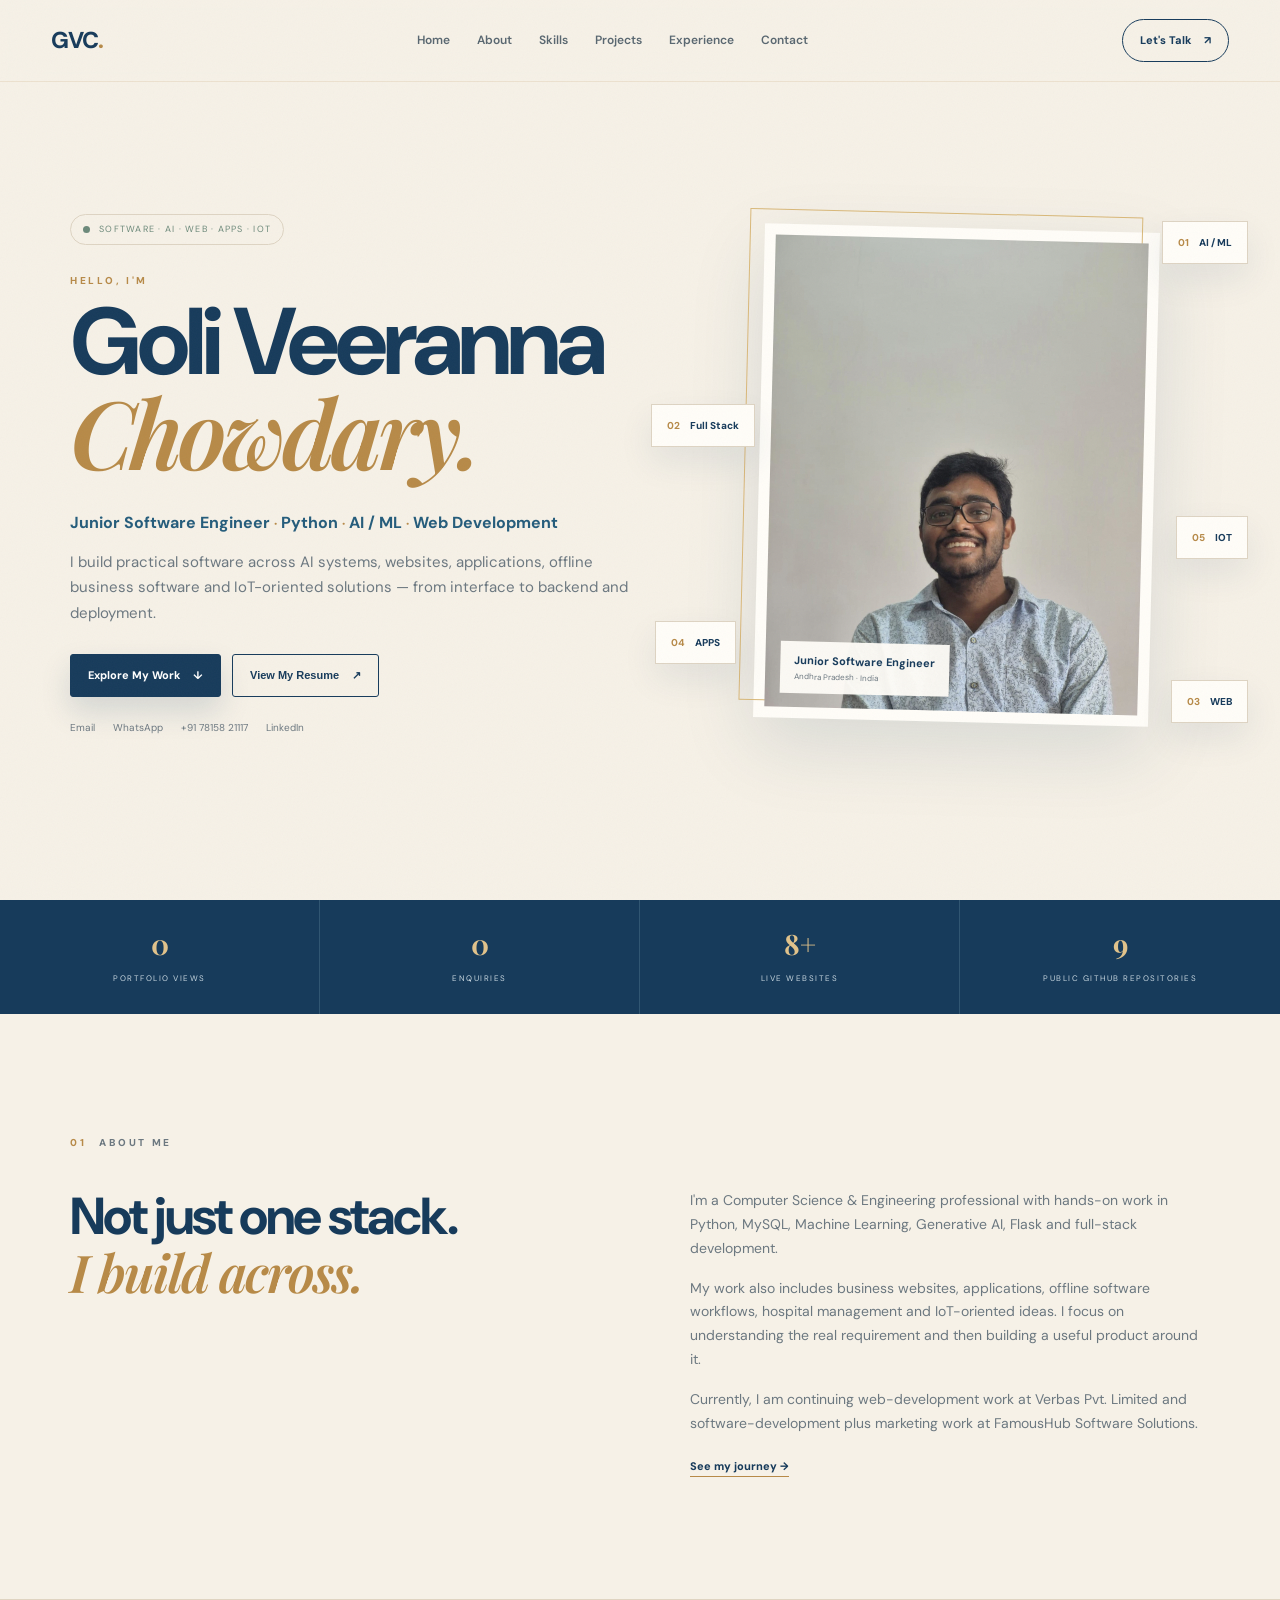
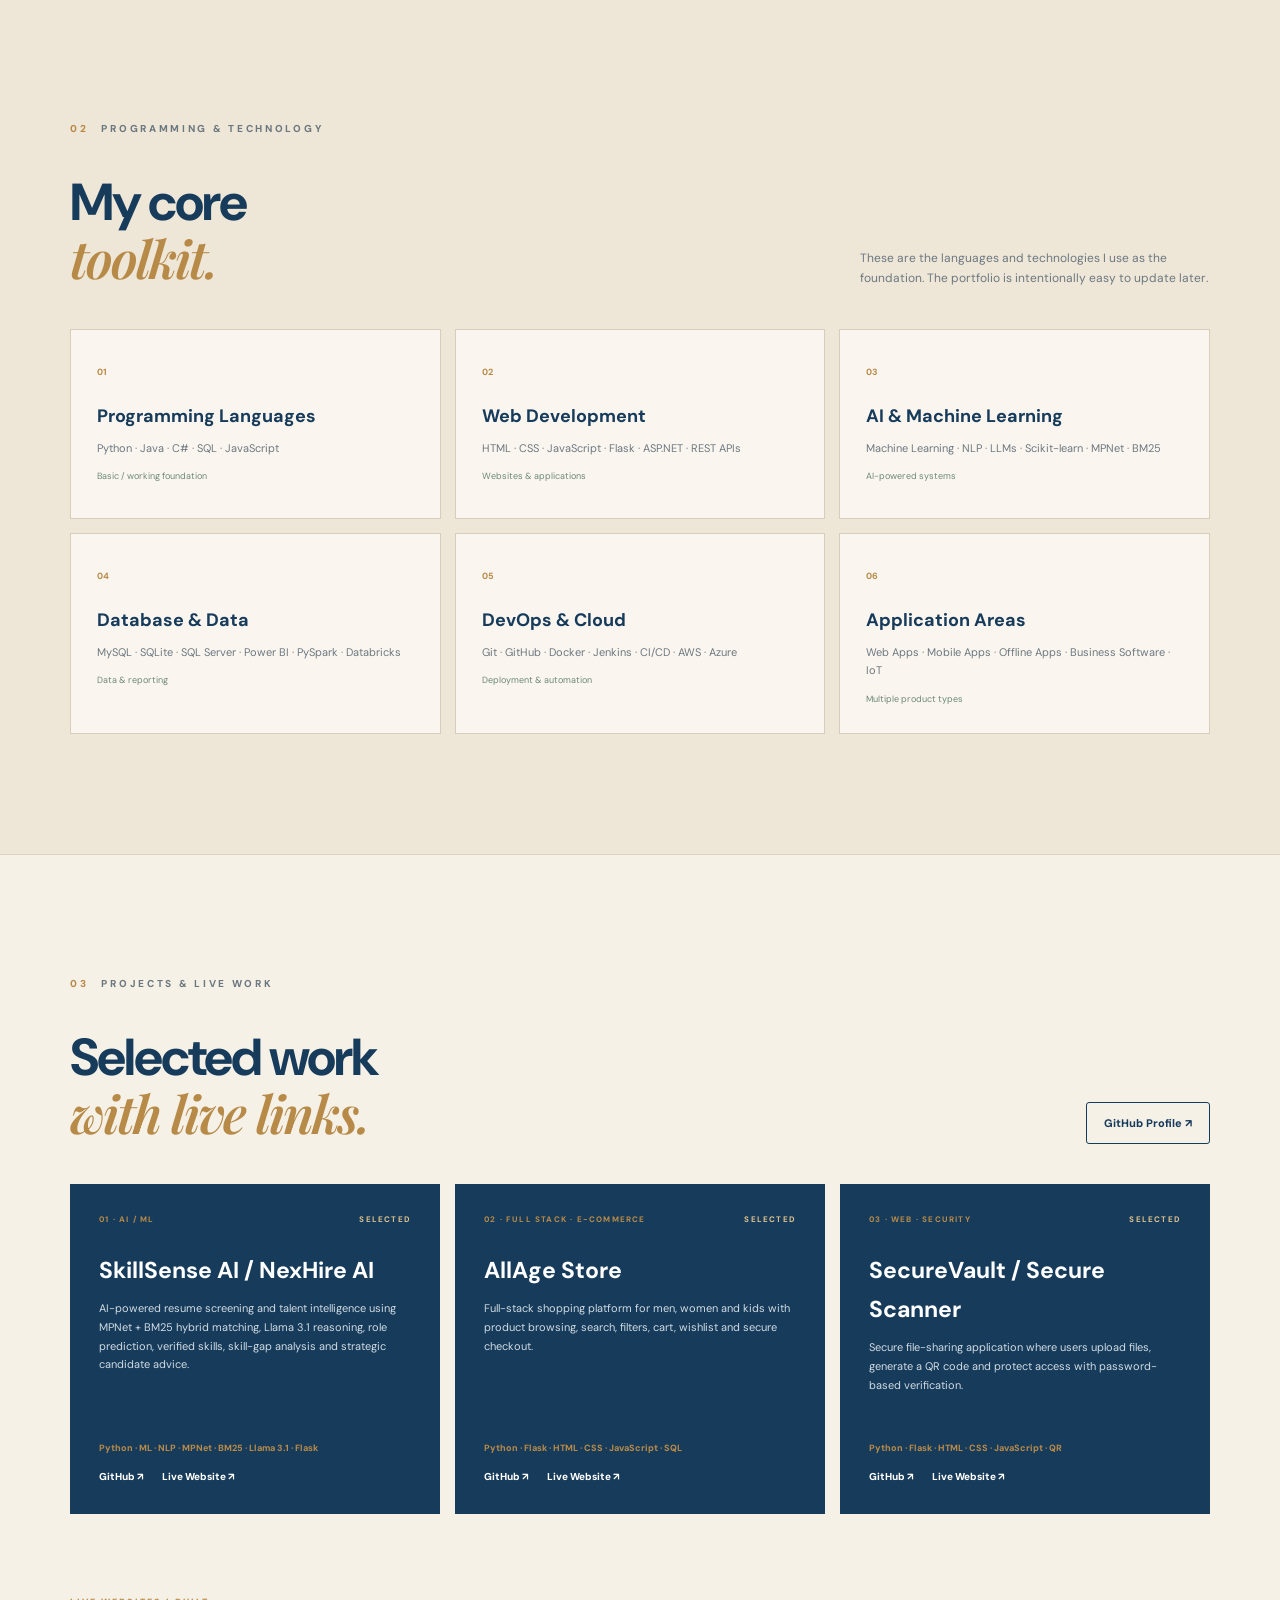
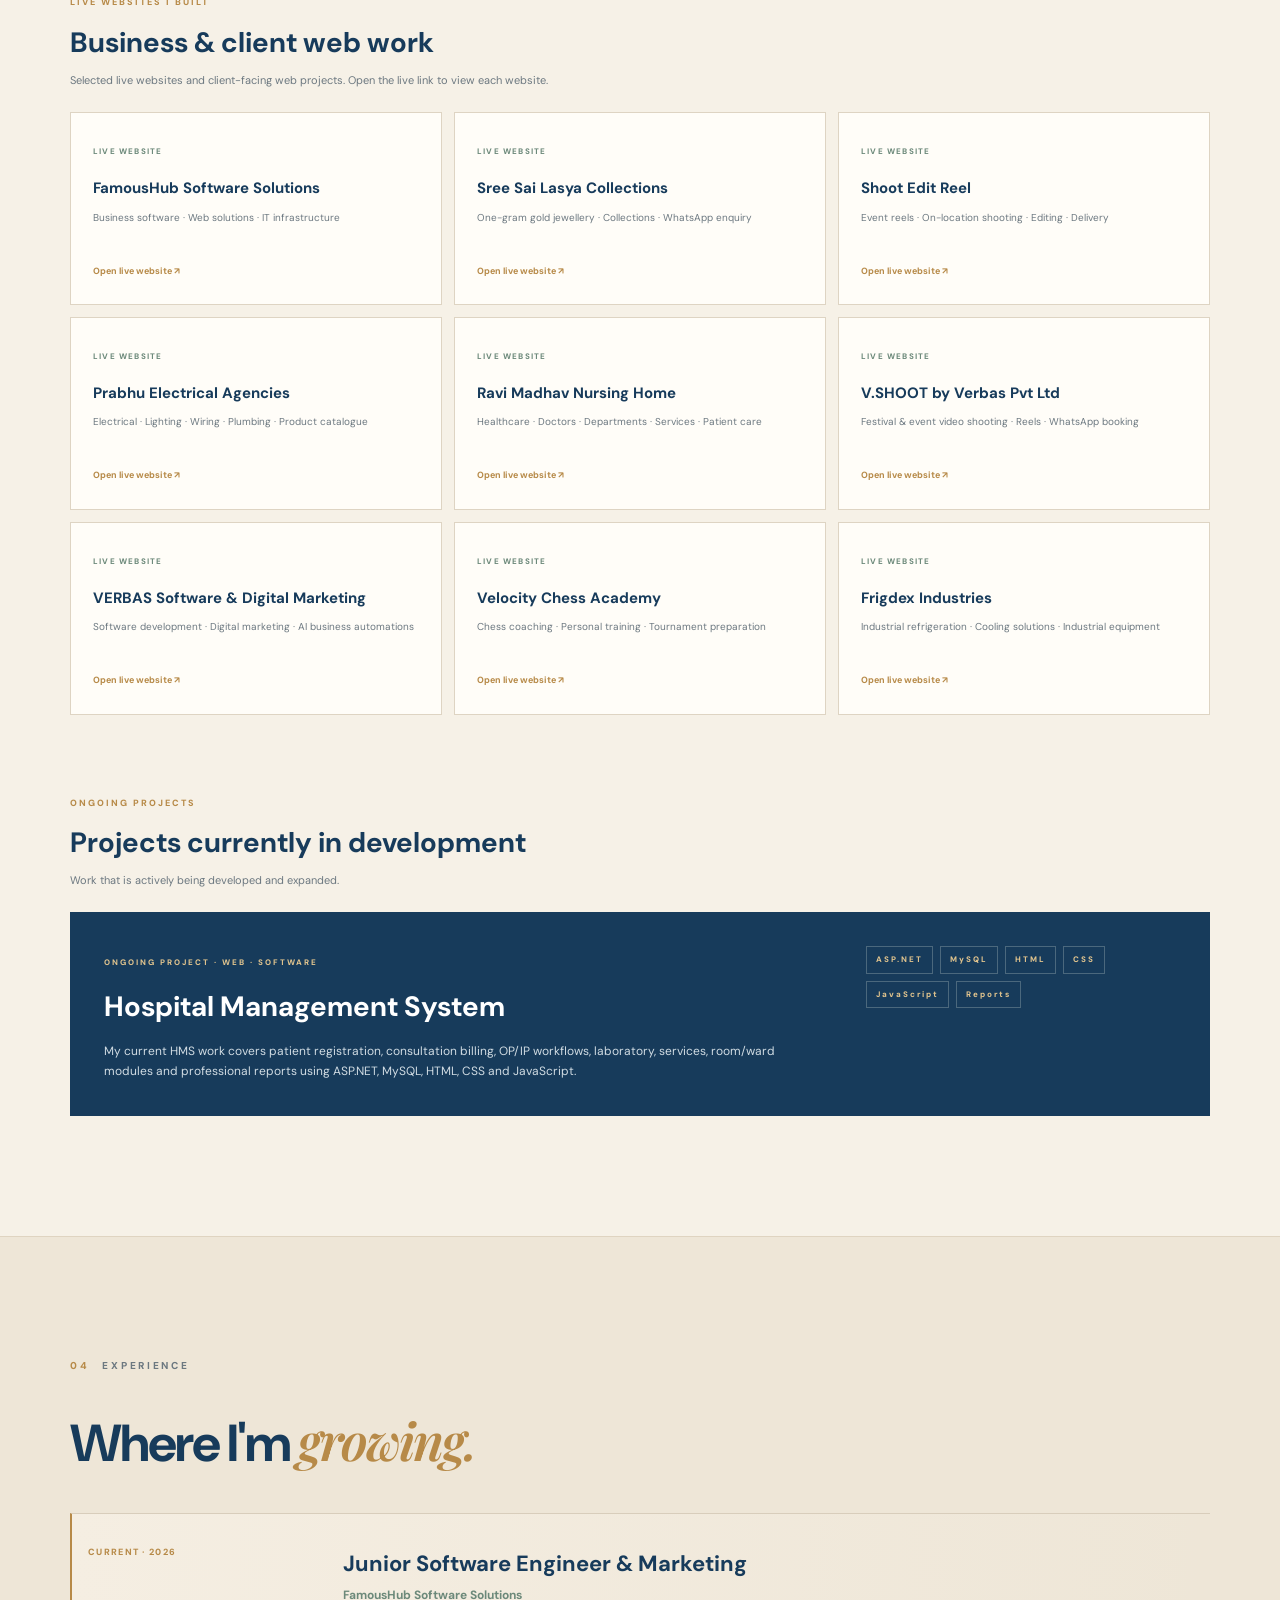
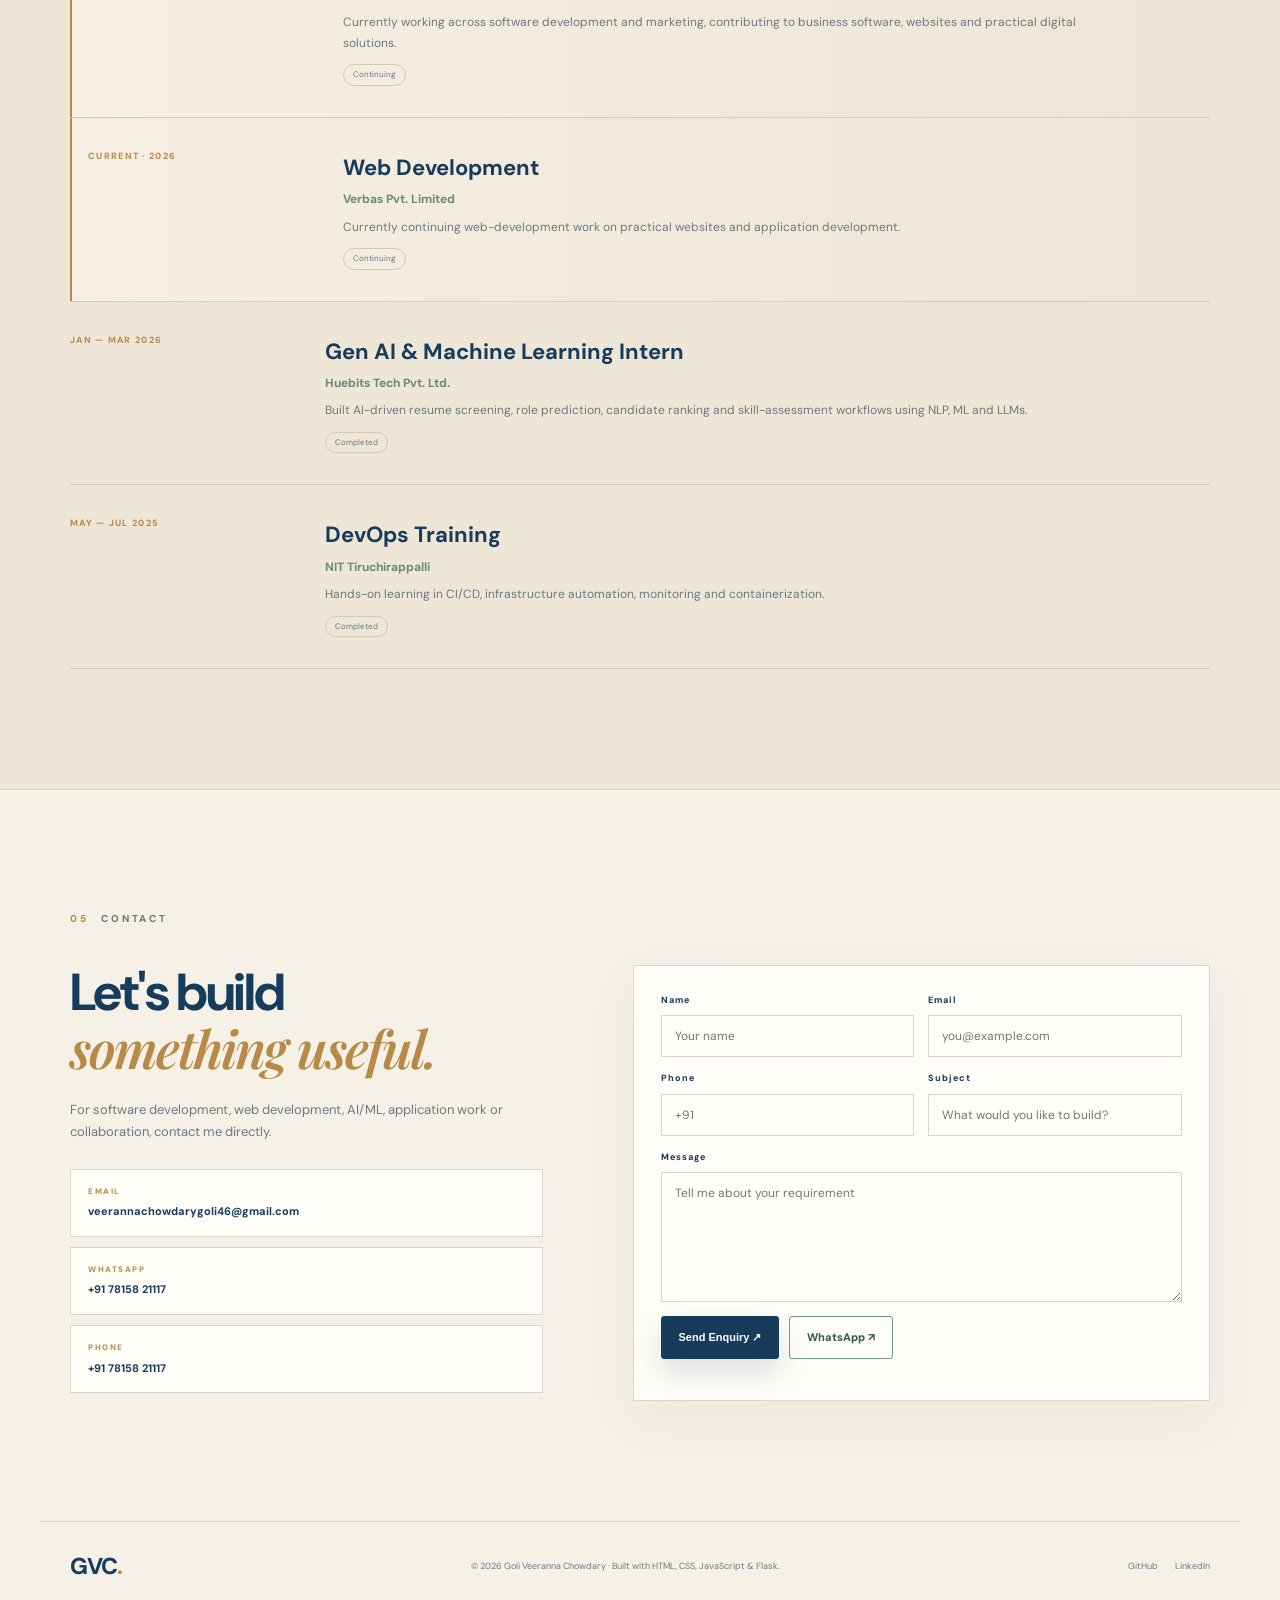
<file: index.html>
<!doctype html>
<html lang="en">
<head>
<meta charset="utf-8">
<meta name="viewport" content="width=device-width,initial-scale=1">
<title>Goli Veeranna Chowdary | Junior Software Engineer | Python, AI/ML, Web & Apps</title>
<meta name="description" content="Portfolio of Goli Veeranna Chowdary — Junior Software Engineer working across Python, Java, C#, SQL, JavaScript, AI/ML, web development, applications, offline software and IoT.">
<meta name="keywords" content="Goli Veeranna Chowdary, Veeranna Chowdary Goli, Veeranna Goli, Junior Software Engineer, Python Developer, Java Developer, C# Developer, AI ML, Web Developer, Full Stack, Flask, ASP.NET, Hospital Management System">
<meta name="author" content="Goli Veeranna Chowdary">
<meta name="robots" content="index,follow,max-image-preview:large">
<meta name="theme-color" content="#f6f1e7">
<link rel="canonical" href="https://veeranna-portfolio.netlify.app/">
<meta property="og:type" content="website">
<meta property="og:title" content="Goli Veeranna Chowdary | Software Engineer Portfolio">
<meta property="og:description" content="Software engineering portfolio covering AI/ML, web, apps, offline applications and IoT.">
<meta property="og:url" content="https://veeranna-portfolio.netlify.app/">
<meta property="og:image" content="https://veeranna-portfolio.netlify.app/assets/images/veeranna-profile.jpg">
<meta name="twitter:card" content="summary_large_image">
<meta name="twitter:title" content="Goli Veeranna Chowdary | Junior Software Engineer">
<meta name="twitter:description" content="Official portfolio of Goli Veeranna Chowdary — Junior Software Engineer working across Python, AI/ML, web development and applications.">
<meta name="twitter:image" content="https://veeranna-portfolio.netlify.app/assets/images/veeranna-profile.jpg">
<link rel="preconnect" href="https://fonts.googleapis.com"><link rel="preconnect" href="https://fonts.gstatic.com" crossorigin>
<link href="https://fonts.googleapis.com/css2?family=DM+Sans:wght@400;500;600;700;800&family=Playfair+Display:ital,wght@0,600;0,700;1,600;1,700&display=swap" rel="stylesheet">
<link rel="stylesheet" href="assets/css/style.css">
<script type="application/ld+json">
{
  "@context": "https://schema.org",
  "@graph": [
    {
      "@type": "WebSite",
      "@id": "https://veeranna-portfolio.netlify.app/#website",
      "url": "https://veeranna-portfolio.netlify.app/",
      "name": "Veeranna Chowdary Goli",
      "alternateName": ["Goli Veeranna Chowdary", "Veeranna Goli"],
      "inLanguage": "en"
    },
    {
      "@type": "Person",
      "@id": "https://veeranna-portfolio.netlify.app/#person",
      "name": "Goli Veeranna Chowdary",
      "alternateName": ["Veeranna Chowdary Goli", "Veeranna Goli"],
      "url": "https://veeranna-portfolio.netlify.app/",
      "image": "https://veeranna-portfolio.netlify.app/assets/images/veeranna-profile.jpg",
      "jobTitle": "Junior Software Engineer",
      "email": "mailto:veerannachowdarygoli46@gmail.com",
      "telephone": "+91-7815821117",
      "sameAs": [
        "https://github.com/Veerannagoli",
        "https://www.linkedin.com/in/veeranna-chowdary-goli-6b4863280/",
        "https://www.codechef.com/users/veerannagoli",
        "https://www.hackerrank.com/profile/veeranna_goli"
      ],
      "knowsAbout": [
        "Python",
        "Java",
        "C#",
        "SQL",
        "JavaScript",
        "Artificial Intelligence",
        "Machine Learning",
        "Web Development",
        "Application Development",
        "IoT",
        "Flask",
        "ASP.NET",
        "MySQL"
      ]
    }
  ]
}
</script>
</head>
<body>
<div class="grain"></div>
<header class="header">
<a class="brand" href="#home">GVC<span>.</span></a>
<nav id="nav"><a href="#home">Home</a><a href="#about">About</a><a href="#skills">Skills</a><a href="#projects">Projects</a><a href="#experience">Experience</a><a href="#contact">Contact</a></nav>
<a class="header-btn" href="#contact">Let's Talk <b>↗</b></a>
<button class="menu" id="menu" aria-label="Menu"><i></i><i></i></button>
</header>

<main>
<section class="hero wrap" id="home">
<div class="hero-left reveal">
<div class="pill"><span></span> SOFTWARE · AI · WEB · APPS · IOT</div>
<p class="overline">HELLO, I'M</p>
<h1>Goli Veeranna<br><em>Chowdary.</em></h1>
<h2>Junior Software Engineer <small>·</small> Python <small>·</small> AI / ML <small>·</small> Web Development</h2>
<p class="hero-desc">I build practical software across AI systems, websites, applications, offline business software and IoT-oriented solutions — from interface to backend and deployment.</p>
<div class="hero-actions"><a class="btn dark" href="#projects">Explore My Work <b>↓</b></a><button class="btn outline" id="resumeBtn">View My Resume <b>↗</b></button></div>
<div class="mini"><a href="mailto:veerannachowdarygoli46@gmail.com">Email</a><a href="https://wa.me/917815821117" target="_blank">WhatsApp</a><a href="tel:+917815821117">+91 78158 21117</a><a href="https://www.linkedin.com/in/veeranna-chowdary-goli-6b4863280/" target="_blank">LinkedIn</a></div>
</div>
<div class="hero-right reveal">
<div class="portrait"><div class="border"></div><img src="assets/images/veeranna-profile.jpg" alt="Goli Veeranna Chowdary"><div class="caption"><b>Junior Software Engineer</b><span>Andhra Pradesh · India</span></div></div>
<div class="float f1"><b>01</b><span>AI / ML</span></div>
<div class="float f2"><b>02</b><span>Full Stack</span></div>
<div class="float f3"><b>03</b><span>WEB</span></div>
<div class="float f4"><b>04</b><span>APPS</span></div>
<div class="float f5"><b>05</b><span>IOT</span></div>
</div>
</section>

<section class="stats">
<div><strong id="views">0</strong><span>PORTFOLIO VIEWS</span></div><div><strong id="enquiries">0</strong><span>ENQUIRIES</span></div><div><strong>8+</strong><span>LIVE WEBSITES</span></div><div><strong>9</strong><span>PUBLIC GITHUB REPOSITORIES</span></div>
</section>

<section class="section wrap" id="about">
<div class="tag">01 <span>ABOUT ME</span></div>
<div class="two"><h2>Not just one stack.<br><em>I build across.</em></h2>
<div class="copy"><p>I'm a Computer Science & Engineering professional with hands-on work in Python, MySQL, Machine Learning, Generative AI, Flask and full-stack development.</p><p>My work also includes business websites, applications, offline software workflows, hospital management and IoT-oriented ideas. I focus on understanding the real requirement and then building a useful product around it.</p><p>Currently, I am continuing web-development work at Verbas Pvt. Limited and software-development plus marketing work at FamousHub Software Solutions.</p><a class="line" href="#experience">See my journey →</a></div></div>
</section>

<section class="section soft" id="skills"><div class="wrap">
<div class="tag">02 <span>PROGRAMMING & TECHNOLOGY</span></div>
<div class="head"><h2>My core<br><em>toolkit.</em></h2><p>These are the languages and technologies I use as the foundation. The portfolio is intentionally easy to update later.</p></div>
<div class="skills">
<article><b>01</b><h3>Programming Languages</h3><p>Python · Java · C# · SQL · JavaScript</p><small>Basic / working foundation</small></article>
<article><b>02</b><h3>Web Development</h3><p>HTML · CSS · JavaScript · Flask · ASP.NET · REST APIs</p><small>Websites & applications</small></article>
<article><b>03</b><h3>AI & Machine Learning</h3><p>Machine Learning · NLP · LLMs · Scikit-learn · MPNet · BM25</p><small>AI-powered systems</small></article>
<article><b>04</b><h3>Database & Data</h3><p>MySQL · SQLite · SQL Server · Power BI · PySpark · Databricks</p><small>Data & reporting</small></article>
<article><b>05</b><h3>DevOps & Cloud</h3><p>Git · GitHub · Docker · Jenkins · CI/CD · AWS · Azure</p><small>Deployment & automation</small></article>
<article><b>06</b><h3>Application Areas</h3><p>Web Apps · Mobile Apps · Offline Apps · Business Software · IoT</p><small>Multiple product types</small></article>
</div></div></section>

<section class="section wrap" id="projects">
<div class="tag">03 <span>PROJECTS & LIVE WORK</span></div>
<div class="head"><h2>Selected work<br><em>with live links.</em></h2><a class="btn outline" href="https://github.com/Veerannagoli" target="_blank">GitHub Profile ↗</a></div>

<div class="project-grid">
<article class="project featured"><div class="top"><span>01 · AI / ML</span><b>SELECTED</b></div><h3>SkillSense AI / NexHire AI</h3><p>AI-powered resume screening and talent intelligence using MPNet + BM25 hybrid matching, Llama 3.1 reasoning, role prediction, verified skills, skill-gap analysis and strategic candidate advice.</p><div class="tech">Python · ML · NLP · MPNet · BM25 · Llama 3.1 · Flask</div><div class="links"><a href="https://github.com/Veerannagoli" target="_blank" rel="noopener">GitHub ↗</a><a href="https://veerannagoli-nexhire-ai-gvc.hf.space/" target="_blank" rel="noopener">Live Website ↗</a></div></article>
<article class="project featured"><div class="top"><span>02 · FULL STACK · E-COMMERCE</span><b>SELECTED</b></div><h3>AllAge Store</h3><p>Full-stack shopping platform for men, women and kids with product browsing, search, filters, cart, wishlist and secure checkout.</p><div class="tech">Python · Flask · HTML · CSS · JavaScript · SQL</div><div class="links"><a href="https://github.com/Veerannagoli" target="_blank" rel="noopener">GitHub ↗</a><a href="https://full-stack-e-commerce-web-application-2.onrender.com/" target="_blank" rel="noopener">Live Website ↗</a></div></article>
<article class="project featured"><div class="top"><span>03 · WEB · SECURITY</span><b>SELECTED</b></div><h3>SecureVault / Secure Scanner</h3><p>Secure file-sharing application where users upload files, generate a QR code and protect access with password-based verification.</p><div class="tech">Python · Flask · HTML · CSS · JavaScript · QR</div><div class="links"><a href="https://github.com/Veerannagoli/SecureScanner-File-Storage-System-Workflow" target="_blank" rel="noopener">GitHub ↗</a><a href="https://securevault-pro-pyj4.onrender.com/app" target="_blank" rel="noopener">Live Website ↗</a></div></article>
</div>

<div class="sub live-work">
<span>LIVE WEBSITES I BUILT</span>
<h3>Business &amp; client web work</h3>
<p>Selected live websites and client-facing web projects. Open the live link to view each website.</p>
</div>
<div class="website-grid">
<a class="website" href="https://famoushub-solutions.onrender.com/" target="_blank" rel="noopener noreferrer"><span>LIVE WEBSITE</span><h4>FamousHub Software Solutions</h4><p>Business software · Web solutions · IT infrastructure</p><b>Open live website ↗</b></a>
<a class="website" href="https://sri-sai-lasya.onrender.com/" target="_blank" rel="noopener noreferrer"><span>LIVE WEBSITE</span><h4>Sree Sai Lasya Collections</h4><p>One-gram gold jewellery · Collections · WhatsApp enquiry</p><b>Open live website ↗</b></a>
<a class="website" href="https://video-shot-reel.onrender.com/" target="_blank" rel="noopener noreferrer"><span>LIVE WEBSITE</span><h4>Shoot Edit Reel</h4><p>Event reels · On-location shooting · Editing · Delivery</p><b>Open live website ↗</b></a>
<a class="website" href="https://prabhu-electrical-agencies.onrender.com/" target="_blank" rel="noopener noreferrer"><span>LIVE WEBSITE</span><h4>Prabhu Electrical Agencies</h4><p>Electrical · Lighting · Wiring · Plumbing · Product catalogue</p><b>Open live website ↗</b></a>
<a class="website" href="https://ravimadhavhospital.onrender.com/" target="_blank" rel="noopener noreferrer"><span>LIVE WEBSITE</span><h4>Ravi Madhav Nursing Home</h4><p>Healthcare · Doctors · Departments · Services · Patient care</p><b>Open live website ↗</b></a>
<a class="website" href="https://v-shoot.onrender.com/" target="_blank" rel="noopener noreferrer"><span>LIVE WEBSITE</span><h4>V.SHOOT by Verbas Pvt Ltd</h4><p>Festival & event video shooting · Reels · WhatsApp booking</p><b>Open live website ↗</b></a>
<a class="website" href="https://verbas.onrender.com/" target="_blank" rel="noopener noreferrer">
    <span>LIVE WEBSITE</span>
    <h4>VERBAS Software & Digital Marketing</h4>
    <p>Software development · Digital marketing · AI business automations</p>
    <b>Open live website ↗</b>
</a>

<a class="website" href="https://velocity-chess-academy.onrender.com/" target="_blank" rel="noopener noreferrer">
    <span>LIVE WEBSITE</span>
    <h4>Velocity Chess Academy</h4>
    <p>Chess coaching · Personal training · Tournament preparation</p>
    <b>Open live website ↗</b>
</a>
<a class="website" href="https://frigdex-industries.onrender.com/" target="_blank" rel="noopener noreferrer">
    <span>LIVE WEBSITE</span>
    <h4>Frigdex Industries</h4>
    <p>Industrial refrigeration · Cooling solutions · Industrial equipment</p>
    <b>Open live website ↗</b>
</a>

</div>

<div class="sub ongoing-title">
<span>ONGOING PROJECTS</span>
<h3>Projects currently in development</h3>
<p>Work that is actively being developed and expanded.</p>
</div>
<div class="hospital">
<div><span>ONGOING PROJECT · WEB · SOFTWARE</span><h3>Hospital Management System</h3><p>My current HMS work covers patient registration, consultation billing, OP/IP workflows, laboratory, services, room/ward modules and professional reports using ASP.NET, MySQL, HTML, CSS and JavaScript.</p></div>
<div class="hospital-tags"><span>ASP.NET</span><span>MySQL</span><span>HTML</span><span>CSS</span><span>JavaScript</span><span>Reports</span></div>
</div>
</section>

<section class="section soft" id="experience"><div class="wrap">
<div class="tag">04 <span>EXPERIENCE</span></div><h2>Where I'm <em>growing.</em></h2>
<div class="timeline">
<article class="current"><div class="date">CURRENT · 2026</div><div><h3>Junior Software Engineer & Marketing</h3><h4>FamousHub Software Solutions</h4><p>Currently working across software development and marketing, contributing to business software, websites and practical digital solutions.</p><span>Continuing</span></div></article>
<article class="current"><div class="date">CURRENT · 2026</div><div><h3>Web Development</h3><h4>Verbas Pvt. Limited</h4><p>Currently continuing web-development work on practical websites and application development.</p><span>Continuing</span></div></article>
<article><div class="date">JAN — MAR 2026</div><div><h3>Gen AI & Machine Learning Intern</h3><h4>Huebits Tech Pvt. Ltd.</h4><p>Built AI-driven resume screening, role prediction, candidate ranking and skill-assessment workflows using NLP, ML and LLMs.</p><span>Completed</span></div></article>
<article><div class="date">MAY — JUL 2025</div><div><h3>DevOps Training</h3><h4>NIT Tiruchirappalli</h4><p>Hands-on learning in CI/CD, infrastructure automation, monitoring and containerization.</p><span>Completed</span></div></article>
</div></div></section>

<section class="section wrap" id="contact">
<div class="tag">05 <span>CONTACT</span></div>
<div class="contact-grid">
<div><h2>Let's build<br><em>something useful.</em></h2><p>For software development, web development, AI/ML, application work or collaboration, contact me directly.</p>
<div class="direct"><a href="mailto:veerannachowdarygoli46@gmail.com"><span>EMAIL</span><b>veerannachowdarygoli46@gmail.com</b></a><a href="https://wa.me/917815821117" target="_blank"><span>WHATSAPP</span><b>+91 78158 21117</b></a><a href="tel:+917815821117"><span>PHONE</span><b>+91 78158 21117</b></a></div></div>
<form id="form"><label>Name<input name="name" required placeholder="Your name"></label><label>Email<input name="email" type="email" required placeholder="you@example.com"></label><label>Phone<input name="phone" placeholder="+91"></label><label>Subject<input name="subject" placeholder="What would you like to build?"></label><label class="full">Message<textarea name="message" required placeholder="Tell me about your requirement"></textarea></label><div class="form-actions full"><button class="btn dark" type="submit">Send Enquiry ↗</button><a class="btn whatsapp" href="https://wa.me/917815821117" target="_blank">WhatsApp ↗</a></div><p id="msg" class="full"></p></form>
</div></section>
</main>
<footer class="footer wrap"><a class="brand" href="#home">GVC<span>.</span></a><p>© 2026 Goli Veeranna Chowdary · Built with HTML, CSS, JavaScript & Flask.</p><div><a href="https://github.com/Veerannagoli" target="_blank">GitHub</a><a href="https://www.linkedin.com/in/veeranna-chowdary-goli-6b4863280/" target="_blank">LinkedIn</a></div></footer>

<div class="modal" id="resumeModal" aria-hidden="true"><div class="modal-card"><button id="closeModal">×</button><span>YOUR RESUME</span><h3>Open your professional resume?</h3><p>The PDF is included with this portfolio. You can open it in your browser or download a copy.</p><div><a class="btn outline" href="assets/Veeranna_Chowdary_Resume.pdf" target="_blank">Open Resume ↗</a><a class="btn dark" href="assets/Veeranna_Chowdary_Resume.pdf" download>Download PDF ↓</a></div></div></div>
<script src="assets/js/config.js"></script>
<script src="assets/js/app.js"></script>
</body></html>
</file>
<file: assets/css/style.css>
:root{--cream:#f6f1e7;--paper:#fffdf8;--soft:#eee6d7;--navy:#173b5b;--blue:#245c7b;--gold:#b78a48;--gold2:#d9b879;--sage:#6c897a;--ink:#26343d;--muted:#6c7880;--line:#ded4c3;--shadow:0 26px 75px rgba(23,59,91,.13);--sans:"DM Sans",sans-serif;--serif:"Playfair Display",Georgia,serif}*{box-sizing:border-box;margin:0;padding:0}html{scroll-behavior:smooth;scroll-padding-top:85px}body{font-family:var(--sans);background:var(--cream);color:var(--ink);line-height:1.7;overflow-x:hidden}a{text-decoration:none;color:inherit}.grain{position:fixed;inset:0;pointer-events:none;opacity:.035;z-index:50;background-image:url("data:image/svg+xml,%3Csvg xmlns='http://www.w3.org/2000/svg' width='180' height='180'%3E%3Cfilter id='n'%3E%3CfeTurbulence baseFrequency='.8' numOctaves='3' stitchTiles='stitch' type='fractalNoise'/%3E%3C/filter%3E%3Crect width='100%25' height='100%25' filter='url(%23n)'/%3E%3C/svg%3E")}.wrap{max-width:1200px;margin:auto;padding-left:30px;padding-right:30px}.header{height:82px;position:fixed;top:0;left:0;right:0;z-index:40;display:flex;align-items:center;justify-content:space-between;padding:0 max(4vw,22px);background:rgba(246,241,231,.91);backdrop-filter:blur(18px);border-bottom:1px solid #b78a4826}.brand{font-size:23px;font-weight:800;letter-spacing:-1px;color:var(--navy)}.brand span{color:var(--gold)}nav{display:flex;gap:27px}nav a{font-size:12px;font-weight:600;color:#596770}nav a:hover{color:var(--navy)}.header-btn,.btn{display:inline-flex;align-items:center;justify-content:center;gap:13px;border:1px solid var(--navy);font-size:11px;font-weight:800;padding:11px 17px;transition:.35s}.header-btn{border-radius:30px;color:var(--navy)}.header-btn:hover{background:var(--navy);color:#fff}.menu{display:none;border:0;background:none}.menu i{display:block;width:22px;height:1px;background:var(--navy);margin:6px}.hero{min-height:100vh;padding-top:120px;padding-bottom:70px;display:grid;grid-template-columns:1fr .9fr;gap:70px;align-items:center}.pill{display:inline-flex;align-items:center;gap:9px;border:1px solid var(--line);border-radius:30px;padding:7px 12px;color:var(--sage);font-size:9px;letter-spacing:1.25px}.pill span{width:7px;height:7px;border-radius:50%;background:var(--sage)}.overline,.tag{font-size:10px;font-weight:800;letter-spacing:2.7px;color:var(--gold)}.overline{margin-top:27px}.hero h1{font-size:clamp(58px,7.4vw,96px);line-height:.95;letter-spacing:-5px;color:var(--navy);margin-top:8px}.hero h1 em,h2 em{font-family:var(--serif);font-style:italic;color:var(--gold);font-weight:600}.hero h2{font-size:16px;color:var(--blue);margin-top:26px}.hero h2 small{color:var(--gold);font-size:13px}.hero-desc{max-width:650px;color:var(--muted);font-size:15px;margin-top:13px}.hero-actions{display:flex;gap:11px;margin-top:28px}.btn{border-radius:3px;cursor:pointer;background:transparent;color:var(--navy)}.btn.dark{background:var(--navy);border-color:var(--navy);color:#fff;box-shadow:0 14px 30px #173b5b26}.btn.dark:hover{transform:translateY(-3px);background:#214e70}.btn.outline:hover{transform:translateY(-3px);border-color:var(--gold)}.mini{display:flex;gap:18px;margin-top:22px;flex-wrap:wrap;font-size:10px;color:var(--muted)}.mini a:hover{color:var(--navy)}.hero-right{min-height:590px;position:relative;display:grid;place-items:center}.portrait{width:min(410px,78%);aspect-ratio:4/5;background:var(--paper);padding:11px;box-shadow:var(--shadow);position:relative;transform:rotate(1.4deg);overflow:visible}.border{position:absolute;inset:-15px 17px 17px -15px;border:1px solid var(--gold2);z-index:-1}.portrait img{width:100%;height:100%;object-fit:cover;object-position:center top;display:block}.caption{position:absolute;left:26px;bottom:25px;background:#fffdf8f2;padding:10px 14px;display:flex;flex-direction:column}.caption b{font-size:11px;color:var(--navy)}.caption span{font-size:8px;color:var(--muted)}.float{position:absolute;background:var(--paper);border:1px solid var(--line);box-shadow:0 15px 35px #173b5b16;padding:12px 15px;display:flex;gap:10px;align-items:center;z-index:3}.float b{color:var(--gold);font-size:10px}.float span{color:var(--navy);font-size:10px;font-weight:800}.f1{top:7%;right:-38px}.f2{top:38%;left:-52px}.f3{bottom:8%;right:-38px}.f4{bottom:18%;left:-48px}.f5{top:57%;right:-38px}.stats{display:grid;grid-template-columns:repeat(4,1fr);background:var(--navy);color:#fff}.stats div{padding:25px 20px;text-align:center;border-right:1px solid #315672}.stats div:last-child{border:0}.stats strong{display:block;font:700 28px var(--serif);color:#e0c28b}.stats span{font-size:8px;letter-spacing:1.5px;color:#c6d5de}.section{padding-top:120px;padding-bottom:120px}.tag{display:flex;gap:13px;align-items:center;margin-bottom:38px}.tag span{color:var(--muted)}.two{display:grid;grid-template-columns:1fr 1fr;gap:100px}.section h2{font-size:52px;line-height:1.06;letter-spacing:-2px;color:var(--navy)}.copy{max-width:620px}.copy p{font-size:14px;color:var(--muted);margin-bottom:16px}.line{display:inline-block;margin-top:6px;font-size:11px;font-weight:800;color:var(--navy);border-bottom:1px solid var(--gold)}.soft{background:var(--soft);max-width:none;border-top:1px solid #dfd4c1;border-bottom:1px solid #dfd4c1}.soft>.wrap{max-width:1200px}.head{display:flex;align-items:end;justify-content:space-between;gap:35px;margin-bottom:40px}.head>p{max-width:350px;color:var(--muted);font-size:12px}.skills{display:grid;grid-template-columns:repeat(3,1fr);gap:14px}.skills article{background:#fffdf8b5;border:1px solid #d8cdbb;padding:26px;min-height:190px;transition:.4s}.skills article:hover{transform:translateY(-5px);background:var(--paper);box-shadow:var(--shadow)}.skills b{font-size:9px;color:var(--gold)}.skills h3{font-size:18px;color:var(--navy);margin:18px 0 7px}.skills p{font-size:11px;color:var(--muted)}.skills small{display:block;margin-top:12px;color:var(--sage);font-size:9px}.project-grid{display:grid;grid-template-columns:repeat(3,1fr);gap:15px}.project{background:var(--paper);border:1px solid var(--line);padding:28px;min-height:330px;display:flex;flex-direction:column;position:relative;transition:.4s}.project:before{content:"";position:absolute;left:0;top:0;width:0;height:2px;background:var(--gold);transition:.4s}.project:hover{transform:translateY(-6px);box-shadow:var(--shadow)}.project:hover:before{width:100%}.project.featured{background:var(--navy);border-color:var(--navy);color:#fff}.top{display:flex;justify-content:space-between;color:var(--gold);font-size:8px;font-weight:800;letter-spacing:1.2px}.top b{color:#e1c48e}.project h3{font-size:23px;color:var(--navy);margin:24px 0 9px}.featured h3{color:#fff}.project p{font-size:11px;color:var(--muted)}.featured p{color:#d1dce3}.tech{margin-top:auto;padding:19px 0 12px;color:var(--gold);font-size:9px;font-weight:800}.links{display:flex;gap:18px;font-size:10px;font-weight:800;color:var(--navy)}.featured .links{color:#fff}.sub{margin:72px 0 22px}.sub>span{font-size:9px;color:var(--gold);letter-spacing:2px;font-weight:800}.sub h3{font-size:28px;color:var(--navy);margin:5px 0}.sub p{font-size:11px;color:var(--muted)}.website-grid{display:grid;grid-template-columns:repeat(3,1fr);gap:12px}.website{background:var(--paper);border:1px solid var(--line);padding:22px;min-height:180px;transition:.35s}.website:hover{transform:translateY(-5px);box-shadow:var(--shadow);border-color:var(--gold2)}.website span{font-size:8px;color:var(--sage);font-weight:800;letter-spacing:1.2px}.website h4{font-size:15px;color:var(--navy);margin:14px 0 7px}.website p{font-size:10px;color:var(--muted);min-height:46px}.website b{font-size:9px;color:var(--gold)}.hospital{margin-top:16px;background:var(--navy);color:#fff;padding:34px;display:grid;grid-template-columns:1.4fr .6fr;gap:40px}.hospital>div>span{font-size:8px;letter-spacing:2px;color:#e1c48e;font-weight:800}.hospital h3{font-size:28px;margin:10px 0}.hospital p{font-size:12px;color:#d1dce3}.hospital-tags{display:flex;flex-wrap:wrap;gap:7px;align-content:start}.hospital-tags span{border:1px solid #4b687d;padding:6px 9px;font-size:9px;color:#d7e2e8}.timeline{margin-top:42px}.timeline article{display:grid;grid-template-columns:205px 1fr;gap:50px;border-top:1px solid #d8cdbb;padding:31px 0}.timeline article:last-child{border-bottom:1px solid #d8cdbb}.date{font-size:9px;color:var(--gold);font-weight:800;letter-spacing:1.3px}.timeline h3{font-size:22px;color:var(--navy)}.timeline h4{font-size:12px;color:var(--sage);margin:3px 0 7px}.timeline p{font-size:12px;color:var(--muted);max-width:760px}.timeline span{display:inline-block;border:1px solid #d5c9b7;border-radius:20px;padding:3px 9px;font-size:8px;color:var(--muted);margin-top:11px}.timeline .current{border-left:2px solid var(--gold);padding-left:16px;background:linear-gradient(90deg,#f5eee2,transparent)}.contact-grid{display:grid;grid-template-columns:.9fr 1.1fr;gap:90px}.contact-grid>div>p{max-width:470px;color:var(--muted);font-size:13px;margin:20px 0}.direct{display:grid;gap:10px;margin-top:25px}.direct a{background:var(--paper);border:1px solid var(--line);padding:15px 17px;display:flex;flex-direction:column;transition:.3s}.direct a:hover{transform:translateX(4px);border-color:var(--gold2)}.direct span{font-size:8px;letter-spacing:1.5px;color:var(--gold);font-weight:800}.direct b{font-size:11px;color:var(--navy);margin-top:4px;word-break:break-word}form{background:var(--paper);border:1px solid var(--line);padding:27px;box-shadow:0 18px 50px #173b5b0d;display:grid;grid-template-columns:1fr 1fr;gap:14px}label{font-size:9px;letter-spacing:1px;color:var(--navy);font-weight:800}label.full,.full{grid-column:1/-1}input,textarea{display:block;width:100%;border:1px solid var(--line);background:#fffefa;padding:12px 13px;margin-top:7px;font:12px var(--sans);outline:none;color:var(--ink)}textarea{min-height:130px;resize:vertical}input:focus,textarea:focus{border-color:var(--gold)}.form-actions{display:flex;gap:10px}.whatsapp{border-color:#6f9b85;color:#315e4d}.footer{min-height:90px;border-top:1px solid var(--line);display:flex;justify-content:space-between;align-items:center;font-size:9px;color:var(--muted)}.footer>div{display:flex;gap:17px}.modal{position:fixed;inset:0;background:#173b5bcc;display:none;place-items:center;z-index:100;padding:20px}.modal.open{display:grid}.modal-card{position:relative;background:var(--paper);max-width:480px;padding:38px;box-shadow:var(--shadow)}.modal-card>span{font-size:9px;color:var(--gold);letter-spacing:2px;font-weight:800}.modal-card h3{font-size:30px;color:var(--navy);margin:13px 0}.modal-card p{font-size:12px;color:var(--muted);margin-bottom:25px}.modal-card>div{display:flex;gap:10px}.modal-card #closeModal{position:absolute;right:15px;top:12px;border:0;background:none;color:var(--navy);font-size:28px;cursor:pointer}.reveal{opacity:0;transform:translateY(15px);transition:.8s}.reveal.show{opacity:1;transform:none}@media(max-width:950px){nav{display:none}.menu{display:block}.nav-open nav{display:flex;position:absolute;top:72px;left:15px;right:15px;flex-direction:column;background:var(--paper);padding:15px;border:1px solid var(--line);box-shadow:var(--shadow)}.header-btn{display:none}.hero{grid-template-columns:1fr}.hero-right{min-height:520px}.two,.contact-grid{grid-template-columns:1fr;gap:45px}.skills,.project-grid,.website-grid{grid-template-columns:repeat(2,1fr)}.hospital{grid-template-columns:1fr}}@media(max-width:620px){.wrap{padding-left:19px;padding-right:19px}.hero h1{font-size:54px;letter-spacing:-3px}.hero h2{font-size:13px}.hero-actions{flex-direction:column}.mini{gap:12px}.portrait{width:83%}.float{display:none}.stats{grid-template-columns:1fr 1fr}.stats div{padding:18px 8px}.section{padding-top:85px;padding-bottom:85px}.section h2{font-size:40px}.head{display:block}.head .btn{margin-top:18px}.skills,.project-grid,.website-grid{grid-template-columns:1fr}.timeline article{grid-template-columns:1fr;gap:9px}.contact-grid{gap:35px}.contact-grid h2{font-size:40px}form{grid-template-columns:1fr}label.full,.full{grid-column:auto}.form-actions{flex-direction:column}.footer{flex-direction:column;align-items:flex-start;gap:12px;padding:25px 19px}.modal-card>div{flex-direction:column}}
</file>
